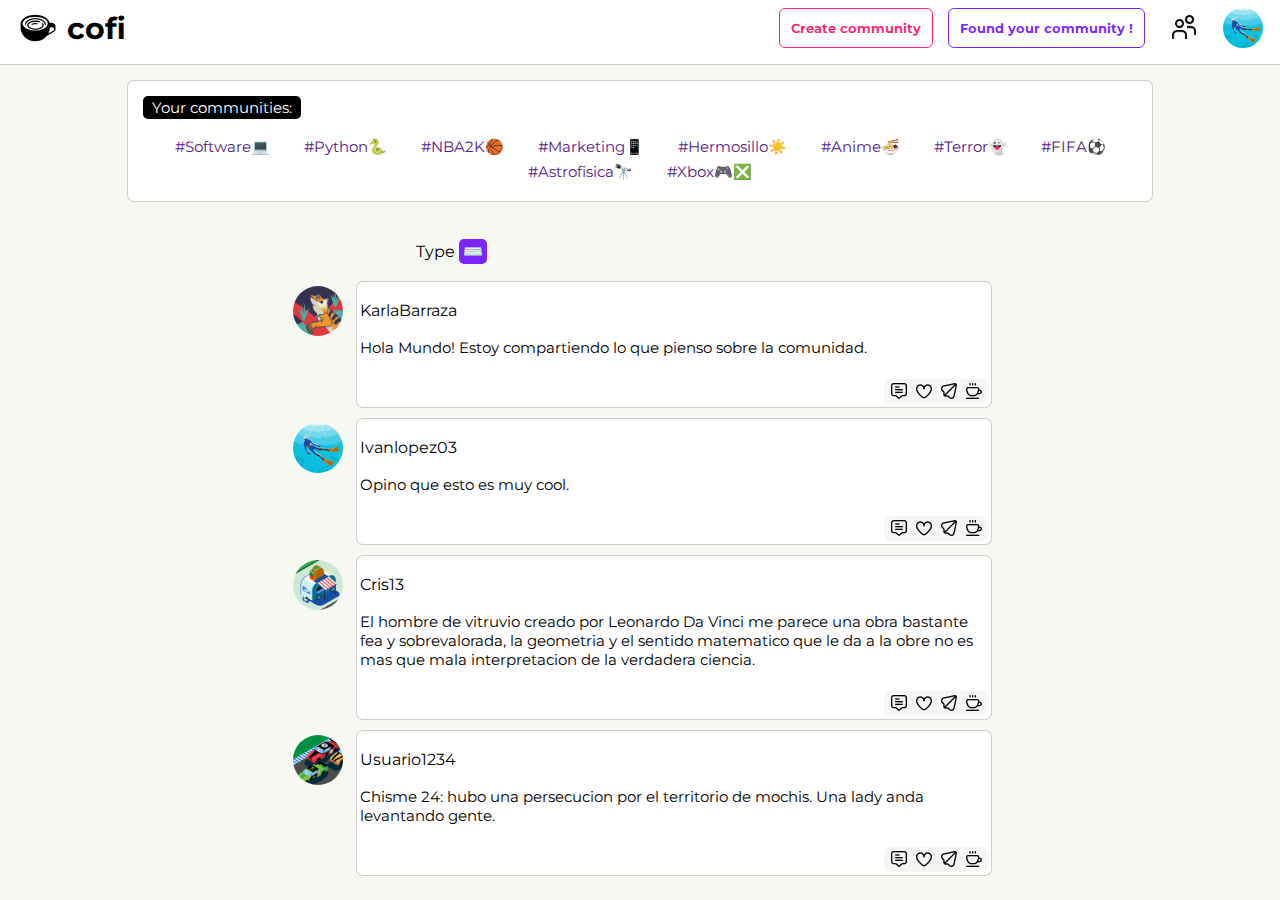
<file: src/views/index.html>
<!DOCTYPE html>
<html lang="en">
<head>
    <meta charset="UTF-8">
    <meta http-equiv="X-UA-Compatible" content="IE=edge">
    <meta name="viewport" content="width=device-width, initial-scale=1.0">
    <link rel="preconnect" href="https://fonts.googleapis.com">
    <link rel="preconnect" href="https://fonts.gstatic.com" crossorigin>
    <link href="https://fonts.googleapis.com/css2?family=Montserrat:wght@100;200;400&display=swap" rel="stylesheet">
    <link rel="stylesheet" href="style.css" type="text/css">
    <title>Community</title>
</head>
<body>

    <div>
        <ul class="main-navbar">
            <img src="/src/assets/cappuccino.png" alt=""> <p>cofi</p> 
            <li id="profile-container"><a href="#inicio"> <img src="/src/assets/img2.png" alt=""></a></li>
            <li id="your-communities-item"><a href="#about"><img src="/src/assets/usuarios (1).png" alt=""></a></li>
            <li id="menu-navbar-item"><a>Found your community !</a></li>
            <li id="create-navbar-item"><a>Create community</a></li>
        </ul>

    </div>
    
    <div class="community-container">
        <p>Your communities: </p>
        <ul class="community-list">
            <li ><a href=""li>#Software💻</a></li>
            <li ><a href=""li>#Python🐍</a></li>
            <li ><a href=""li>#NBA2K🏀</a></li>
            <li ><a href=""li>#Marketing📱</a></li>
            <li ><a href=""li>#Hermosillo☀️</a></li>
            <li ><a href=""li>#Anime🍜</a></li>
            <li ><a href=""li>#Terror👻</a></li>
            <li ><a href=""li>#FIFA⚽️</a></li>
            <li ><a href=""li>#Astrofisica🔭</a></li>
            <li ><a href=""li>#Xbox🎮❎</a></li>
        </ul>
    </div>

    <div class="type-container">
        <div>
            <label id="type-textbox">Type 
                <input id="start-btn" type="checkbox" onclick="textboxOpen()" > </input> 
                <span class="check">⌨️ </span>
            </label>
            <textarea name="" id="textarea"  rows="5" placeholder="Hi Community..."></textarea>
            <button id="post-btn" type="submit">Post</button>
        </div>
    </div>
    <script src="/src/components/textboxButton.js"> </script>

    <div class= "community-post-box" >
        <div class= "user-container" >
            <img class= "user-image" src="/src/assets/img1.png" alt="">
            <div class= "user-post">
                <p id= "username">KarlaBarraza</p>
                <p id= "text">Hola Mundo! Estoy compartiendo lo que pienso sobre la comunidad.</p>
                <div class= "menu-reaction">
                    <button class="react-button"><img src="/src/assets/comentario-alt.png" alt=""></button>
                    <button class="react-button"> <img  src="/src/assets/corazon.png" alt=""></button>
                    <button class="react-button"> <img  src="/src/assets/avion-de-papel (1).png" alt=""></button>
                    <button class="react-button"> <img  src="/src/assets/taza-caliente-alt.png" alt=""></button>   
                </div>
            </div>
        </div>

        <div class="user-container">
            <img class="user-image" src="/src/assets/img2.png" alt="">
            <div class="user-post">
                <p id="username">Ivanlopez03</p>
                <p id="text">Opino que esto es muy cool.</p>
                <div class="menu-reaction">
                    <button class="react-button"><img src="/src/assets/comentario-alt.png" alt=""></button>
                    <button class="react-button"> <img  src="/src/assets/corazon.png" alt=""></button>
                    <button class="react-button"> <img  src="/src/assets/avion-de-papel (1).png" alt=""></button>
                    <button class="react-button"> <img  src="/src/assets/taza-caliente-alt.png" alt=""></button>  
                </div>
            </div>
        </div>

        <div class="user-container">
            <img class="user-image" src="/src/assets/img3.png" alt="">
            <div class="user-post">
                <p id="username">Cris13</p>
                <p id="text">El hombre de vitruvio creado por Leonardo Da Vinci me parece una obra bastante fea y sobrevalorada, la geometria y el sentido matematico que le da a la obre no es mas que mala interpretacion de la verdadera ciencia.</p>
                <div class="menu-reaction">
                    <button class="react-button"><img src="/src/assets/comentario-alt.png" alt=""></button>
                    <button class="react-button"> <img  src="/src/assets/corazon.png" alt=""></button>
                    <button class="react-button"> <img  src="/src/assets/avion-de-papel (1).png" alt=""></button>
                    <button class="react-button"> <img  src="/src/assets/taza-caliente-alt.png" alt=""></button>  
                </div>
            </div>
        </div>

        <div class="user-container">
            <img class="user-image" src="/src/assets/img4.png" alt="">
            <div class="user-post">
                <p id="username">Usuario1234</p>
                <p id="text">Chisme 24: hubo una persecucion por el territorio de mochis. Una lady anda levantando gente.</p>
                <div class="menu-reaction">
                    <button class="react-button"><img src="/src/assets/comentario-alt.png" alt=""></button>
                    <button class="react-button"> <img  src="/src/assets/corazon.png" alt=""></button>
                    <button class="react-button"> <img  src="/src/assets/avion-de-papel (1).png" alt=""></button>
                    <button class="react-button"> <img  src="/src/assets/taza-caliente-alt.png" alt=""></button>  
                </div>
            </div>
        </div>
        
       
    </div>

    


</body>


</html>
</file>
<file: src/views/style.css>
body{
    font-family: 'Montserrat', sans-serif;
    background-color: #f8f8f2;
    margin: 0;
    padding: 0;
    color: Black;  
}



.main-navbar {
    font-size: 13px;
    list-style-type: none;
    margin: 0;
    padding: 8px;
    position: fixed;
    top: 0;
    left: 0;
    width: 100%;
    background-color: white;
    border-style: solid;
    border-width: 0 0 1px 0;
    border-color: #6161614f;

}
.main-navbar img{
    width: 40px;
    margin-left: 10px;
    margin-top: 0px;
}
.main-navbar p {
    display: inline;
    margin-left: 6px;
    font-size: 30px;
    font-weight:bolder;
    position: relative;
    top: -9px;
}

#profile-container img {
    position: fixed;
    width: 40px;
    height: 40px;
    border-radius: 50%;
    margin-left: auto;
    margin-right: auto;
}
#profile-container a {
    margin-right: 55px;
    position: relative;
}

#your-communities-item img {
    width: 24px;
    height: 24px;
    padding: 7px;
    border-radius: 6px;
    margin-right: 10px;
}
#your-communities-item img:hover {
    background-color:#ffffff ;
   filter: invert(100%) opacity(90%) saturate(0%) drop-shadow(0 0 0 rgb(0, 0, 0));
    
}

.main-navbar li {float: right;
margin-right: 10px;}

#menu-navbar-item a {
    display: block;
    margin-left: 5px;
    text-align: center;
    padding: 11px;
    text-decoration: none;
    border-style: solid;
    border-radius: 6px;
    border-width: 1px;
    border-color:#6c07fae1;
    cursor: pointer;
    color: #6c07fae1;
    font-weight: bolder;
}

#menu-navbar-item a:hover {
    background-color:#6c07fae1;
    color: white;

}
#create-navbar-item a {
    display: block;
    margin-left: 5px;
    text-align: center;
    padding: 11px;
    text-decoration: none;
    border-style: solid;
    border-radius: 6px;
    border-width: 1px;
    border-color:#fa0760e1;
    cursor: pointer;
    color: #fa0760e1;
    font-weight: bolder;
}

#create-navbar-item a:hover {
    background-color:#fa0760e1;
    color: white;

}


.community-container p{
    padding: 2px 9px;
    width: fit-content;
    font-size: 15px;
    margin-left: 15px;
    border-radius: 5px;
    background-color: black;
    color: white;
}

.community-container {
    margin-top: 80px;
    width: 80%;
    margin-left: auto;
    margin-right: auto;
    background-color: white;
    border-style: solid;
    border-radius: 7px;
    border-width: 1px;
    border-color: #6161614f;
}
.community-list {
    font-size: 15px;
    list-style-type: none;
    margin: 0;
    margin-left: auto;
    margin-right: auto;
    padding: 0;
    overflow: hidden; 
    text-align:center;
    margin-bottom: 17px;
    
}

.community-list li {
    display: inline-block;	
    border-radius: 6px;
}

.community-list li a {
    display: block;
    text-align: center;
    padding: 3px 15px;
    text-decoration: none;
}

#h{background-color: #da8c3e;}

.type-container {
    width: 35%;
    margin-top: 40px;
    margin-left: auto;
    margin-right: auto;
    display:block;

}


#textarea {
    display: none;
    margin-top: 10px;
    background-color: #ffffffbe;
    padding: 6px;
    border-radius: 5px;
    width: 100%;

}

#start-btn {display:none;}

.check {

    background-color: #6c07fae1;
    padding: 3px;
    border-color: black;
    border-radius: 5px;
    padding-left: 4px;
    padding-right: 4px;
    cursor: pointer;
}

.check:hover {background-color:#6c07fae1}

#post-btn {
    display: none;
    margin-top: 5px;
    margin-bottom: 10px;
    border-radius: 5px;
    background-color: #6c07fae1;
    padding: 5px 10px;
    cursor: pointer;
    float: right;
    color: white;
}





.community-post-box {

    display: block;
    height: 100%;
    width: 55%;
    margin-top: 20px;
    margin-left:auto;
    margin-right: auto;
}


.user-container {
    display: flex;
    margin-top: 10px;
    width: 100%;
}

.user-image {
    width: 50px;
    height: 50px;
    border-radius: 50%;
    padding: 5px;
}

.user-post {
    padding: 3px;
    background-color: white;
    border-radius: 6px;
    margin-left: 8px;
    width: 90%;
    max-height: 40%;
    word-wrap: break-word;
    border-style: solid;
    border-radius: 7px;
    border-width: 1px;
    border-color: #6161614f;
}

.user-post #username {padding-bottom: 2px;}

.user-post #text {font-size: 15px;}

.menu-reaction {
    display: flex;
    background-color: #f5f5f5;
    width: 100px;
    padding: 2px;
    border-radius: 8px;
    margin-top: 7px;
    float: right;
    
}

.react-button {
    padding: 0;
    border-style: none;
    background-color: transparent;
    position: relative;
    margin-top: 2px;
    margin-left: auto;
    margin-right: auto;
    cursor: pointer;
}
</file>
